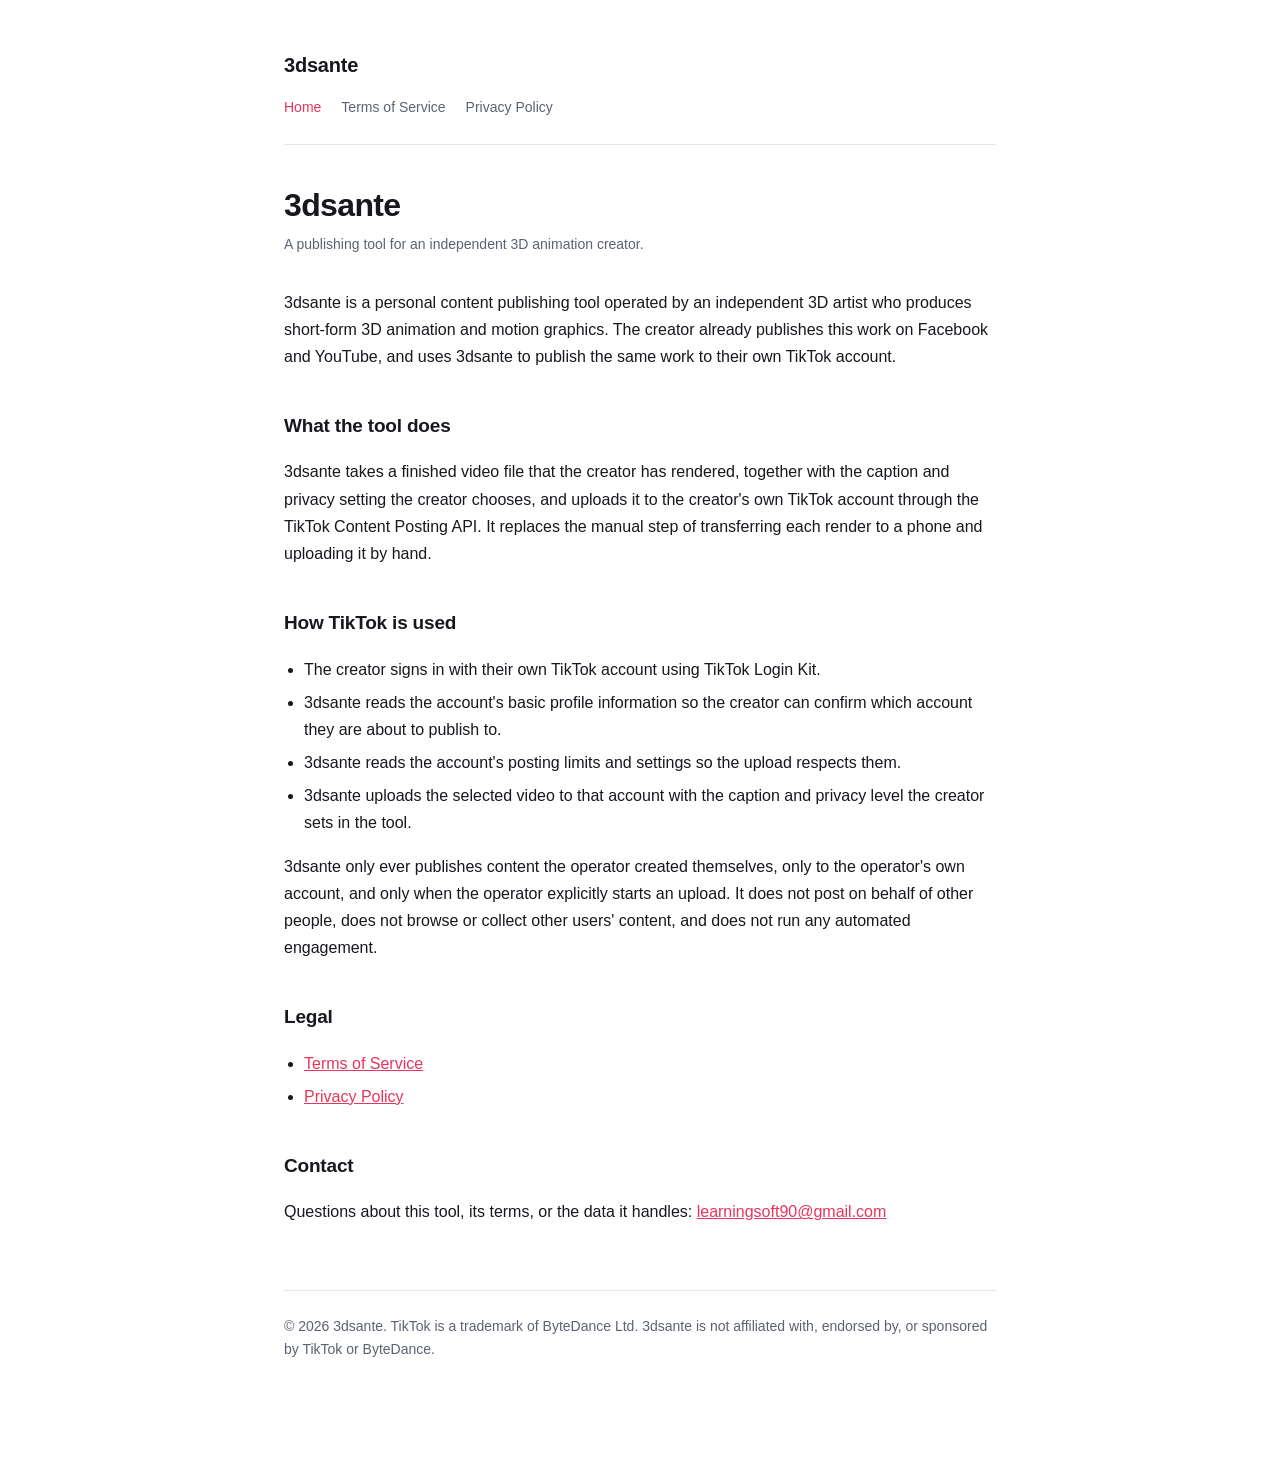
<file: index.html>
<!doctype html>
<html lang="en">
<head>
<meta charset="utf-8">
<meta name="viewport" content="width=device-width,initial-scale=1">
<title>3dsante</title>
<link rel="stylesheet" href="./style.css">
</head>
<body>
<div class="wrap">
<header class="site">
  <a class="brand" href="./">3dsante</a>
  <nav>
    <a href="./" aria-current="page">Home</a>
    <a href="./terms.html">Terms of Service</a>
    <a href="./privacy.html">Privacy Policy</a>
  </nav>
</header>

<h1>3dsante</h1>
<p class="date">A publishing tool for an independent 3D animation creator.</p>

<p>3dsante is a personal content publishing tool operated by an independent 3D
artist who produces short-form 3D animation and motion graphics. The creator
already publishes this work on Facebook and YouTube, and uses 3dsante to publish
the same work to their own TikTok account.</p>

<h2>What the tool does</h2>
<p>3dsante takes a finished video file that the creator has rendered, together
with the caption and privacy setting the creator chooses, and uploads it to the
creator's own TikTok account through the TikTok Content Posting API. It replaces
the manual step of transferring each render to a phone and uploading it by hand.</p>

<h2>How TikTok is used</h2>
<ul>
  <li>The creator signs in with their own TikTok account using TikTok Login Kit.</li>
  <li>3dsante reads the account's basic profile information so the creator can
      confirm which account they are about to publish to.</li>
  <li>3dsante reads the account's posting limits and settings so the upload
      respects them.</li>
  <li>3dsante uploads the selected video to that account with the caption and
      privacy level the creator sets in the tool.</li>
</ul>
<p>3dsante only ever publishes content the operator created themselves, only to
the operator's own account, and only when the operator explicitly starts an
upload. It does not post on behalf of other people, does not browse or collect
other users' content, and does not run any automated engagement.</p>

<h2>Legal</h2>
<ul>
  <li><a href="./terms.html">Terms of Service</a></li>
  <li><a href="./privacy.html">Privacy Policy</a></li>
</ul>

<h2>Contact</h2>
<p>Questions about this tool, its terms, or the data it handles:
<a href="mailto:learningsoft90@gmail.com">learningsoft90@gmail.com</a></p>

<footer>&copy; 2026 3dsante. TikTok is a trademark of ByteDance Ltd. 3dsante is
not affiliated with, endorsed by, or sponsored by TikTok or ByteDance.</footer>
</div>
</body>
</html>
</file>
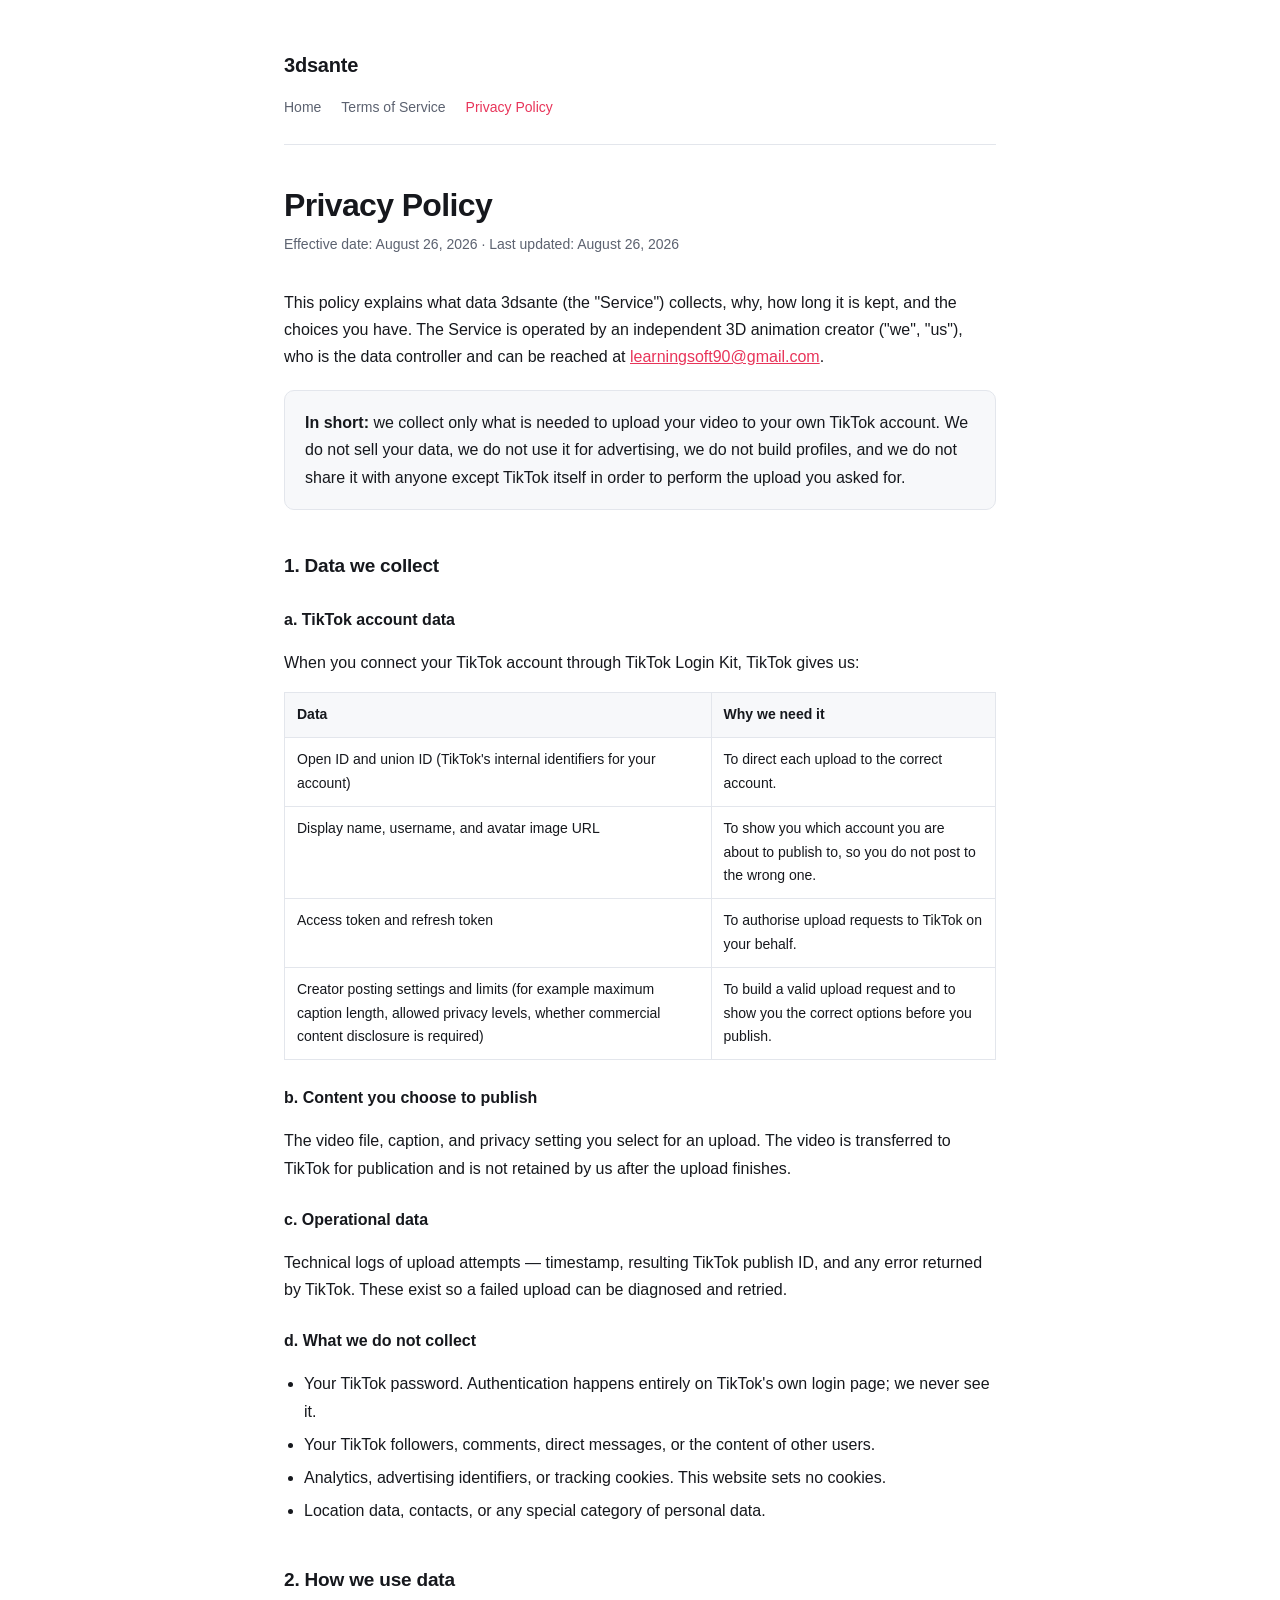
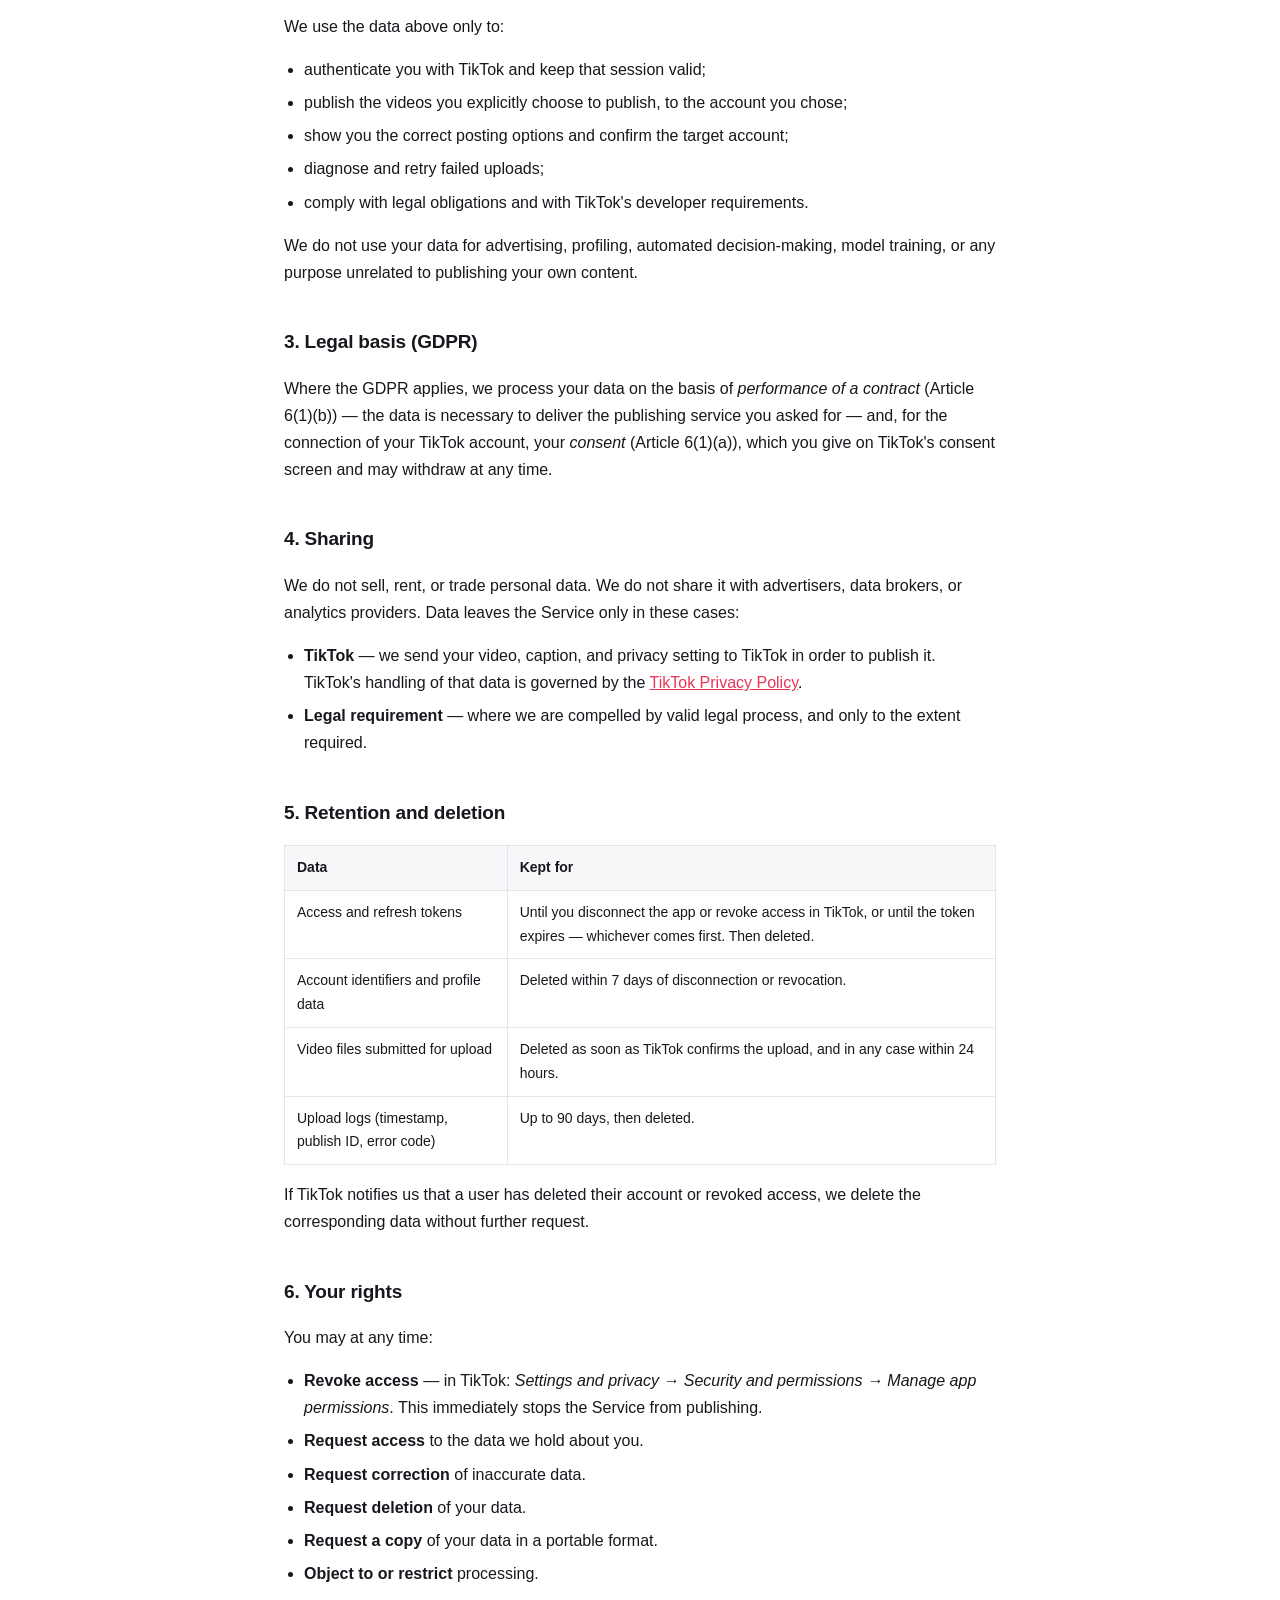
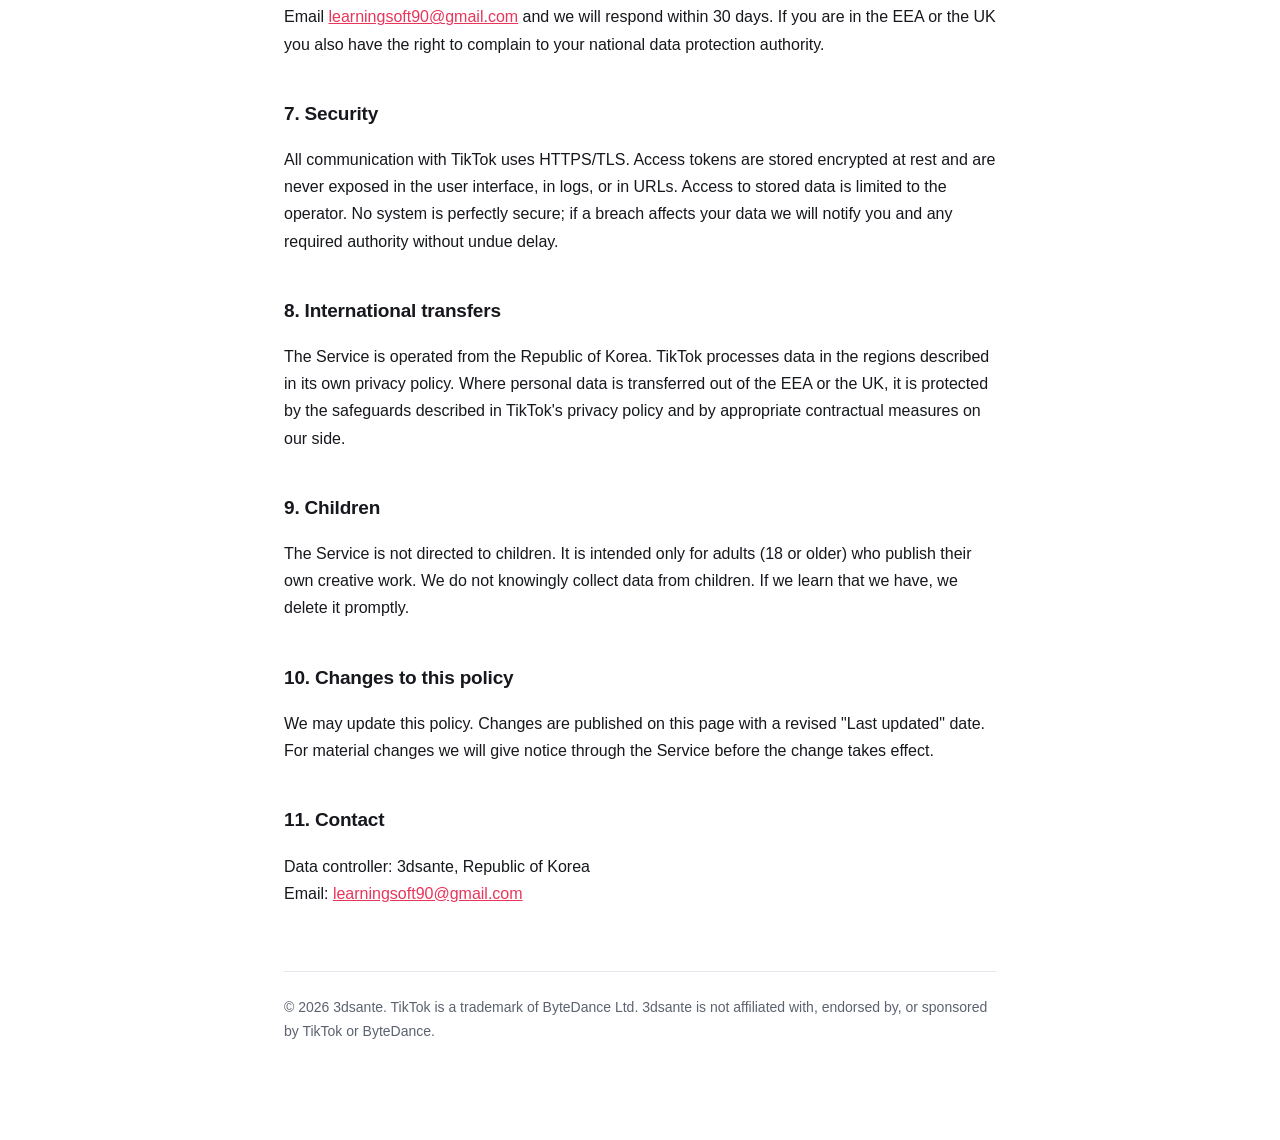
<file: privacy.html>
<!doctype html>
<html lang="en">
<head>
<meta charset="utf-8">
<meta name="viewport" content="width=device-width,initial-scale=1">
<title>Privacy Policy — 3dsante</title>
<link rel="stylesheet" href="./style.css">
</head>
<body>
<div class="wrap">
<header class="site">
  <a class="brand" href="./">3dsante</a>
  <nav>
    <a href="./">Home</a>
    <a href="./terms.html">Terms of Service</a>
    <a href="./privacy.html" aria-current="page">Privacy Policy</a>
  </nav>
</header>

<h1>Privacy Policy</h1>
<p class="date">Effective date: August 26, 2026 &middot; Last updated: August 26, 2026</p>

<p>This policy explains what data 3dsante (the "Service") collects, why, how long
it is kept, and the choices you have. The Service is operated by an independent
3D animation creator ("we", "us"), who is the data controller and can be reached
at <a href="mailto:learningsoft90@gmail.com">learningsoft90@gmail.com</a>.</p>

<div class="card">
<p><strong>In short:</strong> we collect only what is needed to upload your video
to your own TikTok account. We do not sell your data, we do not use it for
advertising, we do not build profiles, and we do not share it with anyone except
TikTok itself in order to perform the upload you asked for.</p>
</div>

<h2>1. Data we collect</h2>

<h3>a. TikTok account data</h3>
<p>When you connect your TikTok account through TikTok Login Kit, TikTok gives us:</p>
<table>
<tr><th>Data</th><th>Why we need it</th></tr>
<tr><td>Open ID and union ID (TikTok's internal identifiers for your account)</td><td>To direct each upload to the correct account.</td></tr>
<tr><td>Display name, username, and avatar image URL</td><td>To show you which account you are about to publish to, so you do not post to the wrong one.</td></tr>
<tr><td>Access token and refresh token</td><td>To authorise upload requests to TikTok on your behalf.</td></tr>
<tr><td>Creator posting settings and limits (for example maximum caption length, allowed privacy levels, whether commercial content disclosure is required)</td><td>To build a valid upload request and to show you the correct options before you publish.</td></tr>
</table>

<h3>b. Content you choose to publish</h3>
<p>The video file, caption, and privacy setting you select for an upload. The video
is transferred to TikTok for publication and is not retained by us after the
upload finishes.</p>

<h3>c. Operational data</h3>
<p>Technical logs of upload attempts &mdash; timestamp, resulting TikTok publish ID,
and any error returned by TikTok. These exist so a failed upload can be diagnosed
and retried.</p>

<h3>d. What we do not collect</h3>
<ul>
  <li>Your TikTok password. Authentication happens entirely on TikTok's own login page; we never see it.</li>
  <li>Your TikTok followers, comments, direct messages, or the content of other users.</li>
  <li>Analytics, advertising identifiers, or tracking cookies. This website sets no cookies.</li>
  <li>Location data, contacts, or any special category of personal data.</li>
</ul>

<h2>2. How we use data</h2>
<p>We use the data above only to:</p>
<ul>
  <li>authenticate you with TikTok and keep that session valid;</li>
  <li>publish the videos you explicitly choose to publish, to the account you chose;</li>
  <li>show you the correct posting options and confirm the target account;</li>
  <li>diagnose and retry failed uploads;</li>
  <li>comply with legal obligations and with TikTok's developer requirements.</li>
</ul>
<p>We do not use your data for advertising, profiling, automated decision-making,
model training, or any purpose unrelated to publishing your own content.</p>

<h2>3. Legal basis (GDPR)</h2>
<p>Where the GDPR applies, we process your data on the basis of <em>performance of
a contract</em> (Article 6(1)(b)) &mdash; the data is necessary to deliver the
publishing service you asked for &mdash; and, for the connection of your TikTok
account, your <em>consent</em> (Article 6(1)(a)), which you give on TikTok's
consent screen and may withdraw at any time.</p>

<h2>4. Sharing</h2>
<p>We do not sell, rent, or trade personal data. We do not share it with
advertisers, data brokers, or analytics providers. Data leaves the Service only in
these cases:</p>
<ul>
  <li><strong>TikTok</strong> &mdash; we send your video, caption, and privacy setting to TikTok in order to publish it. TikTok's handling of that data is governed by the <a href="https://www.tiktok.com/legal/page/row/privacy-policy/en" rel="noopener">TikTok Privacy Policy</a>.</li>
  <li><strong>Legal requirement</strong> &mdash; where we are compelled by valid legal process, and only to the extent required.</li>
</ul>

<h2>5. Retention and deletion</h2>
<table>
<tr><th>Data</th><th>Kept for</th></tr>
<tr><td>Access and refresh tokens</td><td>Until you disconnect the app or revoke access in TikTok, or until the token expires &mdash; whichever comes first. Then deleted.</td></tr>
<tr><td>Account identifiers and profile data</td><td>Deleted within 7 days of disconnection or revocation.</td></tr>
<tr><td>Video files submitted for upload</td><td>Deleted as soon as TikTok confirms the upload, and in any case within 24 hours.</td></tr>
<tr><td>Upload logs (timestamp, publish ID, error code)</td><td>Up to 90 days, then deleted.</td></tr>
</table>
<p>If TikTok notifies us that a user has deleted their account or revoked access,
we delete the corresponding data without further request.</p>

<h2>6. Your rights</h2>
<p>You may at any time:</p>
<ul>
  <li><strong>Revoke access</strong> &mdash; in TikTok: <em>Settings and privacy &rarr; Security and permissions &rarr; Manage app permissions</em>. This immediately stops the Service from publishing.</li>
  <li><strong>Request access</strong> to the data we hold about you.</li>
  <li><strong>Request correction</strong> of inaccurate data.</li>
  <li><strong>Request deletion</strong> of your data.</li>
  <li><strong>Request a copy</strong> of your data in a portable format.</li>
  <li><strong>Object to or restrict</strong> processing.</li>
</ul>
<p>Email <a href="mailto:learningsoft90@gmail.com">learningsoft90@gmail.com</a> and
we will respond within 30 days. If you are in the EEA or the UK you also have the
right to complain to your national data protection authority.</p>

<h2>7. Security</h2>
<p>All communication with TikTok uses HTTPS/TLS. Access tokens are stored
encrypted at rest and are never exposed in the user interface, in logs, or in
URLs. Access to stored data is limited to the operator. No system is perfectly
secure; if a breach affects your data we will notify you and any required
authority without undue delay.</p>

<h2>8. International transfers</h2>
<p>The Service is operated from the Republic of Korea. TikTok processes data in
the regions described in its own privacy policy. Where personal data is
transferred out of the EEA or the UK, it is protected by the safeguards described
in TikTok's privacy policy and by appropriate contractual measures on our side.</p>

<h2>9. Children</h2>
<p>The Service is not directed to children. It is intended only for adults
(18 or older) who publish their own creative work. We do not knowingly collect
data from children. If we learn that we have, we delete it promptly.</p>

<h2>10. Changes to this policy</h2>
<p>We may update this policy. Changes are published on this page with a revised
"Last updated" date. For material changes we will give notice through the Service
before the change takes effect.</p>

<h2>11. Contact</h2>
<p>Data controller: 3dsante, Republic of Korea<br>
Email: <a href="mailto:learningsoft90@gmail.com">learningsoft90@gmail.com</a></p>

<footer>&copy; 2026 3dsante. TikTok is a trademark of ByteDance Ltd. 3dsante is
not affiliated with, endorsed by, or sponsored by TikTok or ByteDance.</footer>
</div>
</body>
</html>
</file>
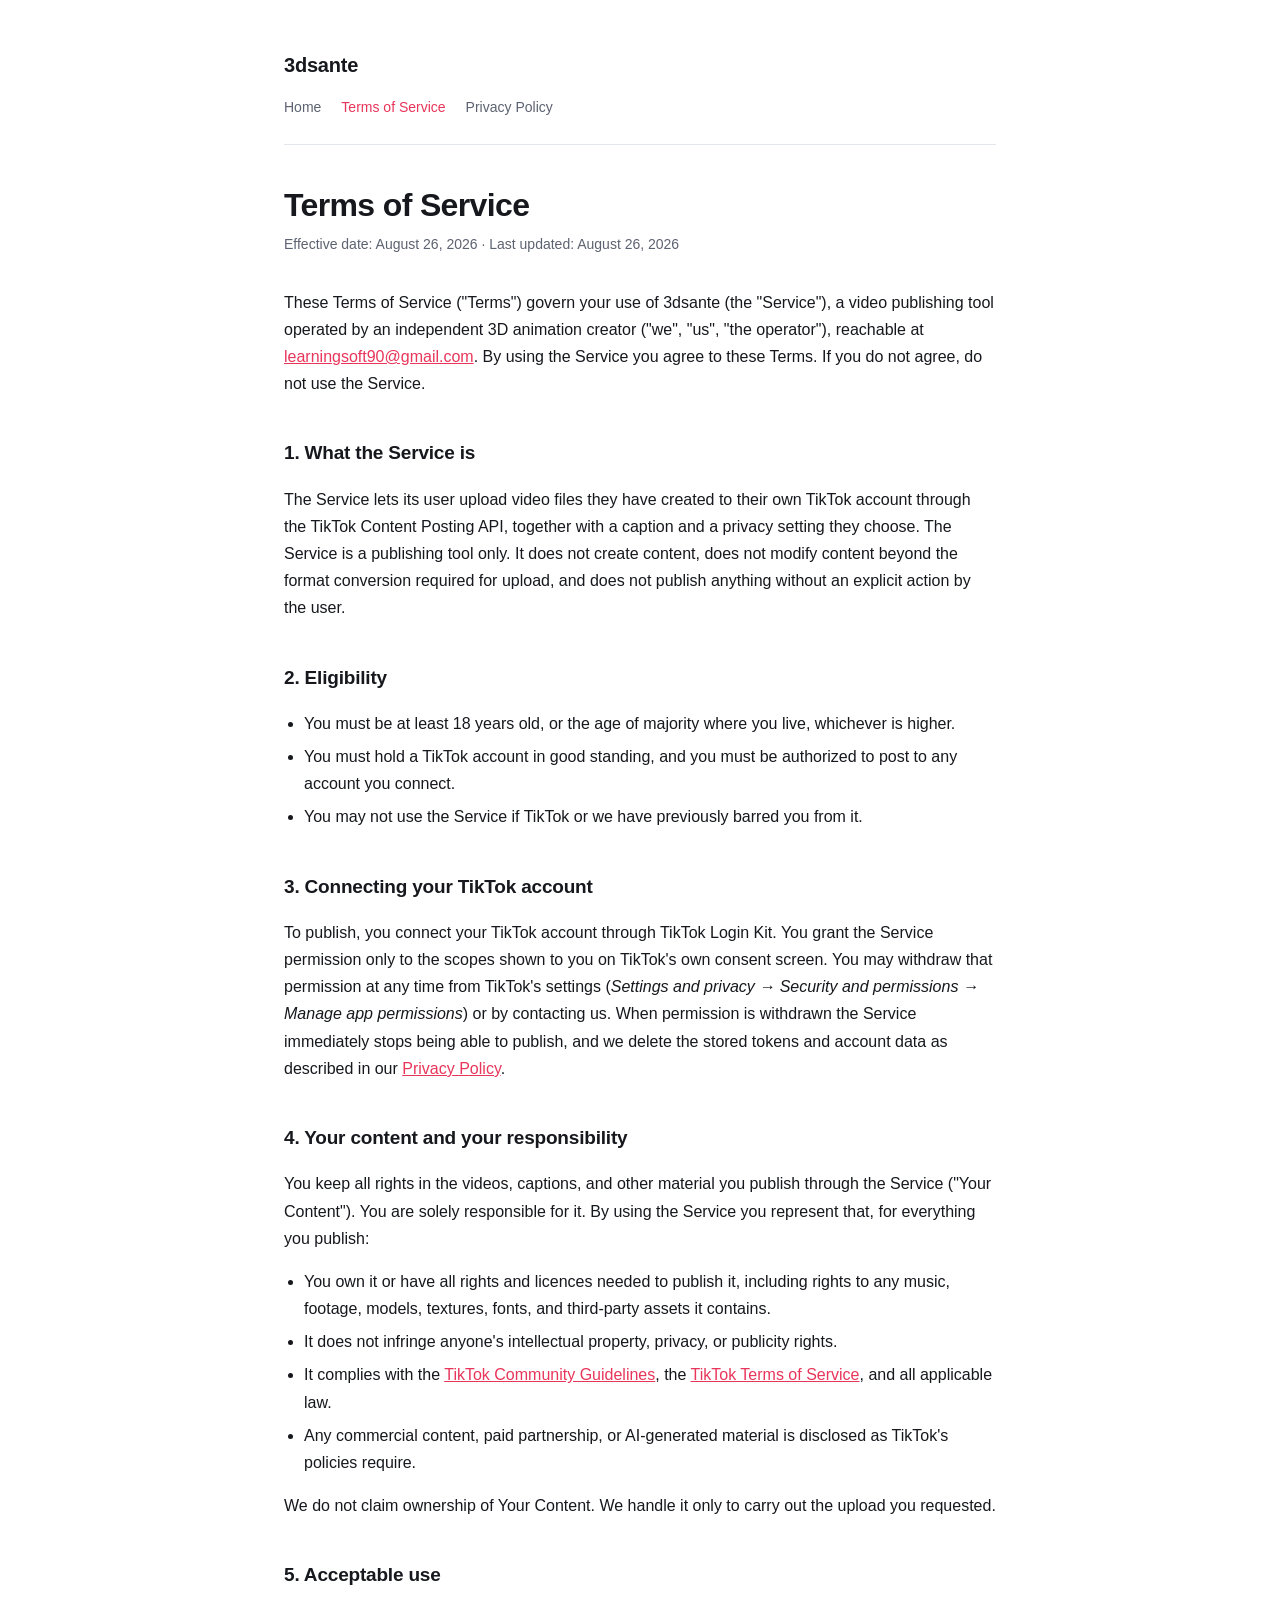
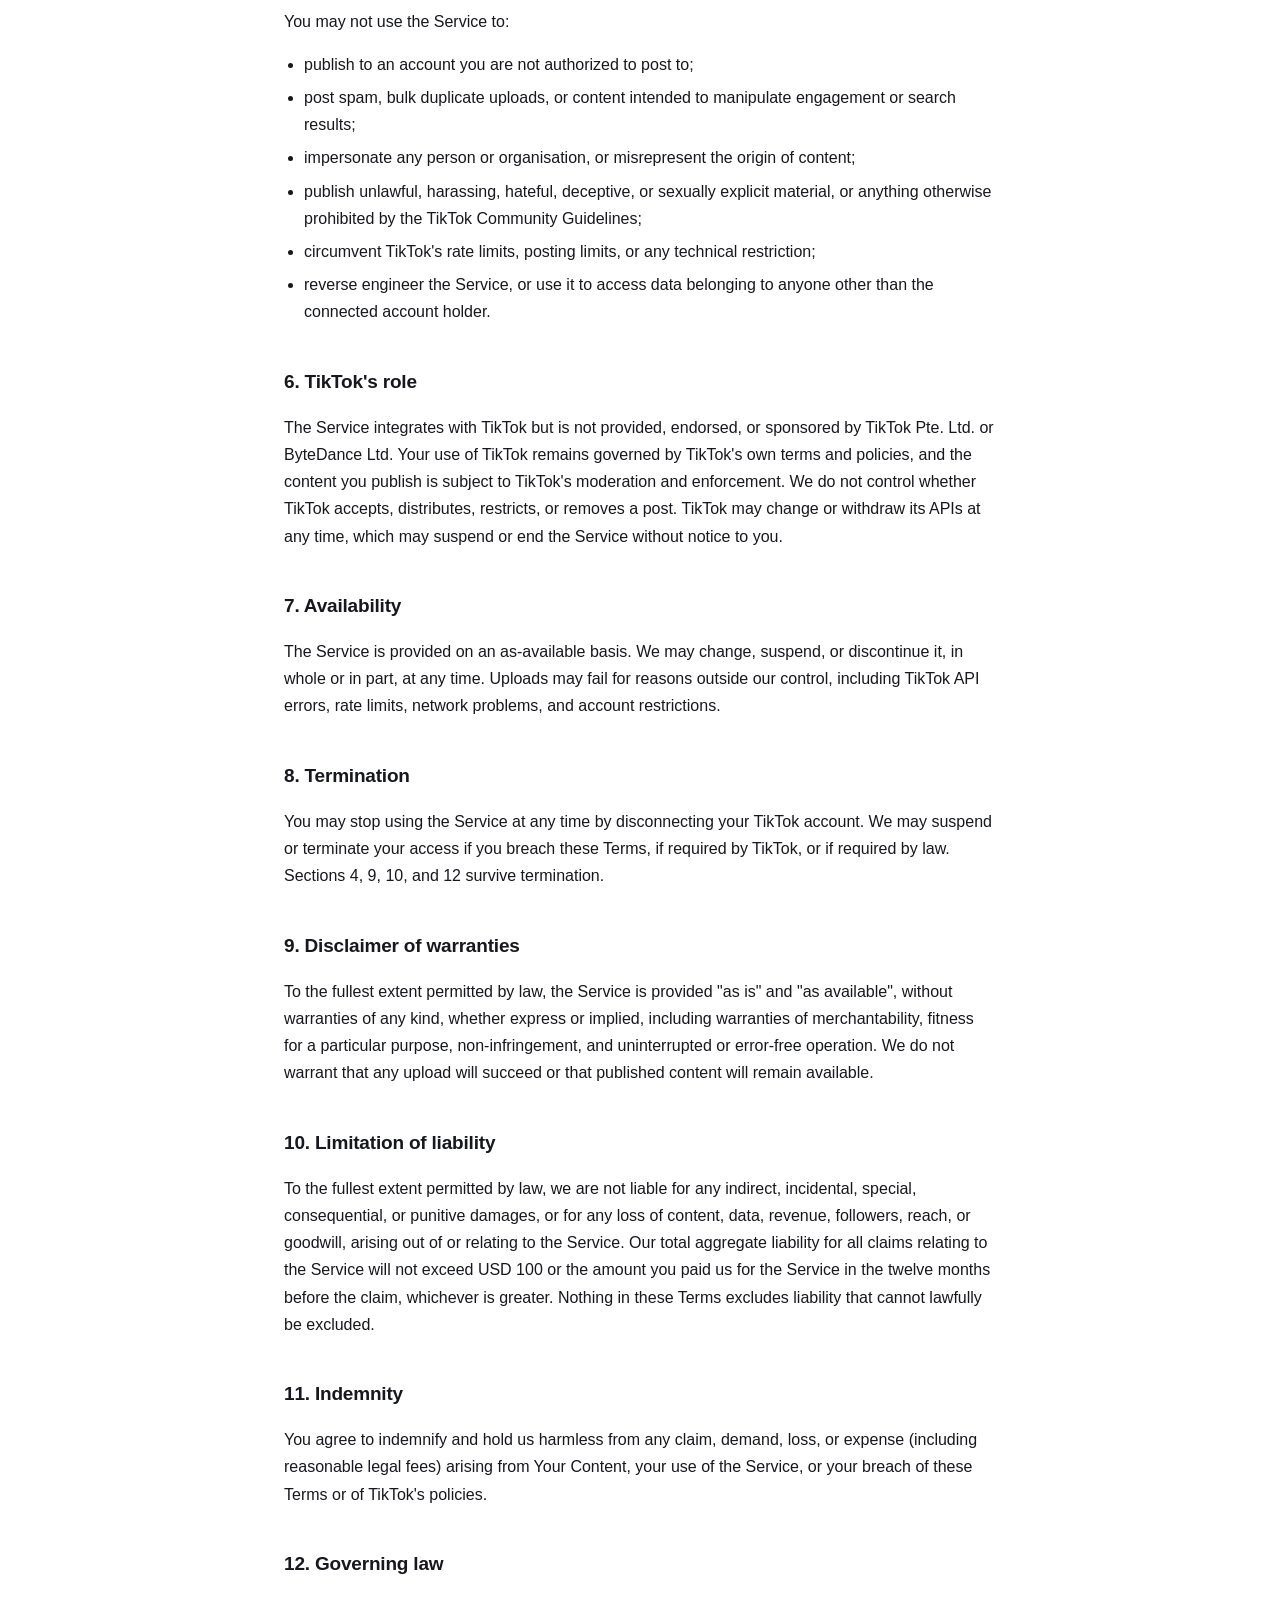
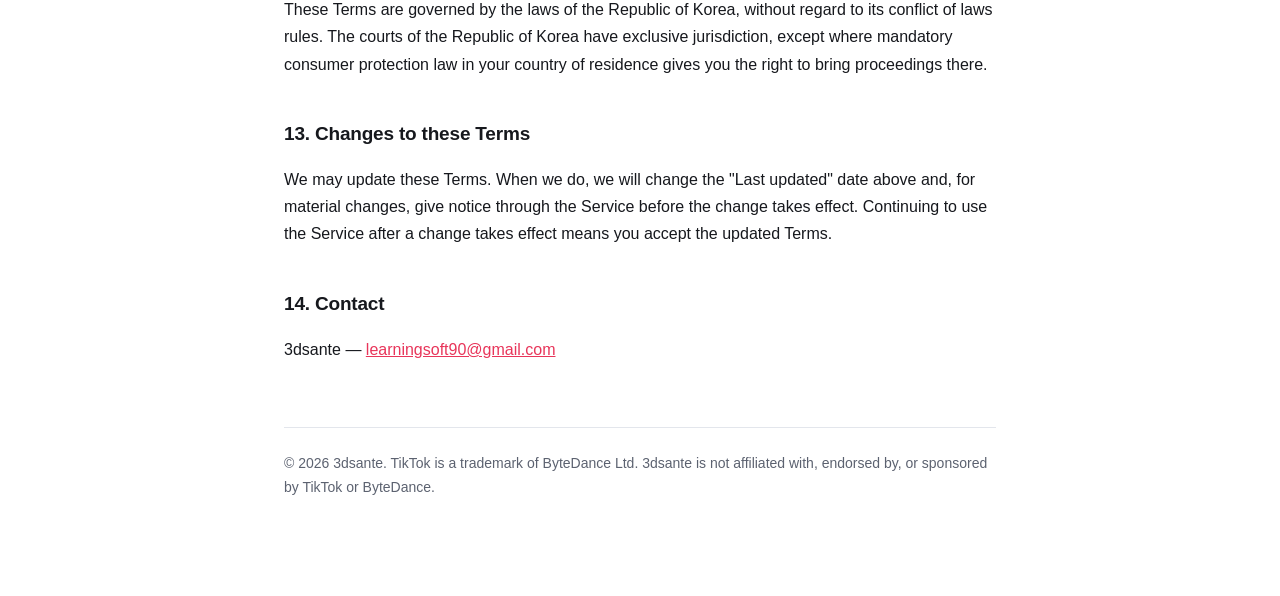
<file: terms.html>
<!doctype html>
<html lang="en">
<head>
<meta charset="utf-8">
<meta name="viewport" content="width=device-width,initial-scale=1">
<title>Terms of Service — 3dsante</title>
<link rel="stylesheet" href="./style.css">
</head>
<body>
<div class="wrap">
<header class="site">
  <a class="brand" href="./">3dsante</a>
  <nav>
    <a href="./">Home</a>
    <a href="./terms.html" aria-current="page">Terms of Service</a>
    <a href="./privacy.html">Privacy Policy</a>
  </nav>
</header>

<h1>Terms of Service</h1>
<p class="date">Effective date: August 26, 2026 &middot; Last updated: August 26, 2026</p>

<p>These Terms of Service ("Terms") govern your use of 3dsante (the "Service"), a
video publishing tool operated by an independent 3D animation creator
("we", "us", "the operator"), reachable at
<a href="mailto:learningsoft90@gmail.com">learningsoft90@gmail.com</a>.
By using the Service you agree to these Terms. If you do not agree, do not use
the Service.</p>

<h2>1. What the Service is</h2>
<p>The Service lets its user upload video files they have created to their own
TikTok account through the TikTok Content Posting API, together with a caption
and a privacy setting they choose. The Service is a publishing tool only. It
does not create content, does not modify content beyond the format conversion
required for upload, and does not publish anything without an explicit action by
the user.</p>

<h2>2. Eligibility</h2>
<ul>
  <li>You must be at least 18 years old, or the age of majority where you live, whichever is higher.</li>
  <li>You must hold a TikTok account in good standing, and you must be authorized to post to any account you connect.</li>
  <li>You may not use the Service if TikTok or we have previously barred you from it.</li>
</ul>

<h2>3. Connecting your TikTok account</h2>
<p>To publish, you connect your TikTok account through TikTok Login Kit. You grant
the Service permission only to the scopes shown to you on TikTok's own consent
screen. You may withdraw that permission at any time from TikTok's settings
(<em>Settings and privacy &rarr; Security and permissions &rarr; Manage app
permissions</em>) or by contacting us. When permission is withdrawn the Service
immediately stops being able to publish, and we delete the stored tokens and
account data as described in our
<a href="./privacy.html">Privacy Policy</a>.</p>

<h2>4. Your content and your responsibility</h2>
<p>You keep all rights in the videos, captions, and other material you publish
through the Service ("Your Content"). You are solely responsible for it. By using
the Service you represent that, for everything you publish:</p>
<ul>
  <li>You own it or have all rights and licences needed to publish it, including rights to any music, footage, models, textures, fonts, and third-party assets it contains.</li>
  <li>It does not infringe anyone's intellectual property, privacy, or publicity rights.</li>
  <li>It complies with the <a href="https://www.tiktok.com/community-guidelines" rel="noopener">TikTok Community Guidelines</a>, the <a href="https://www.tiktok.com/legal/page/global/terms-of-service/en" rel="noopener">TikTok Terms of Service</a>, and all applicable law.</li>
  <li>Any commercial content, paid partnership, or AI-generated material is disclosed as TikTok's policies require.</li>
</ul>
<p>We do not claim ownership of Your Content. We handle it only to carry out the
upload you requested.</p>

<h2>5. Acceptable use</h2>
<p>You may not use the Service to:</p>
<ul>
  <li>publish to an account you are not authorized to post to;</li>
  <li>post spam, bulk duplicate uploads, or content intended to manipulate engagement or search results;</li>
  <li>impersonate any person or organisation, or misrepresent the origin of content;</li>
  <li>publish unlawful, harassing, hateful, deceptive, or sexually explicit material, or anything otherwise prohibited by the TikTok Community Guidelines;</li>
  <li>circumvent TikTok's rate limits, posting limits, or any technical restriction;</li>
  <li>reverse engineer the Service, or use it to access data belonging to anyone other than the connected account holder.</li>
</ul>

<h2>6. TikTok's role</h2>
<p>The Service integrates with TikTok but is not provided, endorsed, or sponsored
by TikTok Pte. Ltd. or ByteDance Ltd. Your use of TikTok remains governed by
TikTok's own terms and policies, and the content you publish is subject to
TikTok's moderation and enforcement. We do not control whether TikTok accepts,
distributes, restricts, or removes a post. TikTok may change or withdraw its APIs
at any time, which may suspend or end the Service without notice to you.</p>

<h2>7. Availability</h2>
<p>The Service is provided on an as-available basis. We may change, suspend, or
discontinue it, in whole or in part, at any time. Uploads may fail for reasons
outside our control, including TikTok API errors, rate limits, network problems,
and account restrictions.</p>

<h2>8. Termination</h2>
<p>You may stop using the Service at any time by disconnecting your TikTok
account. We may suspend or terminate your access if you breach these Terms, if
required by TikTok, or if required by law. Sections 4, 9, 10, and 12 survive
termination.</p>

<h2>9. Disclaimer of warranties</h2>
<p>To the fullest extent permitted by law, the Service is provided "as is" and
"as available", without warranties of any kind, whether express or implied,
including warranties of merchantability, fitness for a particular purpose,
non-infringement, and uninterrupted or error-free operation. We do not warrant
that any upload will succeed or that published content will remain available.</p>

<h2>10. Limitation of liability</h2>
<p>To the fullest extent permitted by law, we are not liable for any indirect,
incidental, special, consequential, or punitive damages, or for any loss of
content, data, revenue, followers, reach, or goodwill, arising out of or relating
to the Service. Our total aggregate liability for all claims relating to the
Service will not exceed USD 100 or the amount you paid us for the Service in the
twelve months before the claim, whichever is greater. Nothing in these Terms
excludes liability that cannot lawfully be excluded.</p>

<h2>11. Indemnity</h2>
<p>You agree to indemnify and hold us harmless from any claim, demand, loss, or
expense (including reasonable legal fees) arising from Your Content, your use of
the Service, or your breach of these Terms or of TikTok's policies.</p>

<h2>12. Governing law</h2>
<p>These Terms are governed by the laws of the Republic of Korea, without regard
to its conflict of laws rules. The courts of the Republic of Korea have exclusive
jurisdiction, except where mandatory consumer protection law in your country of
residence gives you the right to bring proceedings there.</p>

<h2>13. Changes to these Terms</h2>
<p>We may update these Terms. When we do, we will change the "Last updated" date
above and, for material changes, give notice through the Service before the
change takes effect. Continuing to use the Service after a change takes effect
means you accept the updated Terms.</p>

<h2>14. Contact</h2>
<p>3dsante &mdash; <a href="mailto:learningsoft90@gmail.com">learningsoft90@gmail.com</a></p>

<footer>&copy; 2026 3dsante. TikTok is a trademark of ByteDance Ltd. 3dsante is
not affiliated with, endorsed by, or sponsored by TikTok or ByteDance.</footer>
</div>
</body>
</html>
</file>
<file: style.css>
:root{
  --bg:#ffffff; --fg:#16181d; --muted:#5c6270; --line:#e3e6ec;
  --accent:#e8355a; --card:#f7f8fa;
}
@media (prefers-color-scheme:dark){
  :root{ --bg:#0f1114; --fg:#e9ebef; --muted:#9aa2b1; --line:#262a31;
         --accent:#ff4d6d; --card:#161a20; }
}
*{box-sizing:border-box}
body{margin:0;background:var(--bg);color:var(--fg);
  font:16px/1.7 -apple-system,BlinkMacSystemFont,"Segoe UI",Roboto,"Helvetica Neue",Arial,"Apple SD Gothic Neo","Noto Sans KR",sans-serif;
  -webkit-font-smoothing:antialiased}
.wrap{max-width:760px;margin:0 auto;padding:48px 24px 96px}
header.site{border-bottom:1px solid var(--line);margin-bottom:40px;padding-bottom:24px}
.brand{font-size:20px;font-weight:700;letter-spacing:-.01em;text-decoration:none;color:var(--fg)}
nav{margin-top:14px;display:flex;gap:20px;flex-wrap:wrap}
nav a{color:var(--muted);text-decoration:none;font-size:14px}
nav a:hover,nav a[aria-current]{color:var(--accent)}
h1{font-size:32px;line-height:1.25;letter-spacing:-.02em;margin:0 0 8px}
h2{font-size:19px;margin:40px 0 12px;letter-spacing:-.01em}
h3{font-size:16px;margin:24px 0 8px}
.date{color:var(--muted);font-size:14px;margin:0 0 32px}
p,li{color:var(--fg)}
ul{padding-left:20px}
li{margin:6px 0}
a{color:var(--accent)}
table{border-collapse:collapse;width:100%;margin:16px 0;font-size:14px;display:block;overflow-x:auto}
th,td{border:1px solid var(--line);padding:10px 12px;text-align:left;vertical-align:top}
th{background:var(--card);font-weight:600}
.card{background:var(--card);border:1px solid var(--line);border-radius:10px;padding:18px 20px;margin:20px 0}
.card p{margin:0}
footer{border-top:1px solid var(--line);margin-top:64px;padding-top:24px;color:var(--muted);font-size:14px}
code{background:var(--card);padding:2px 6px;border-radius:4px;font-size:14px}
</file>
